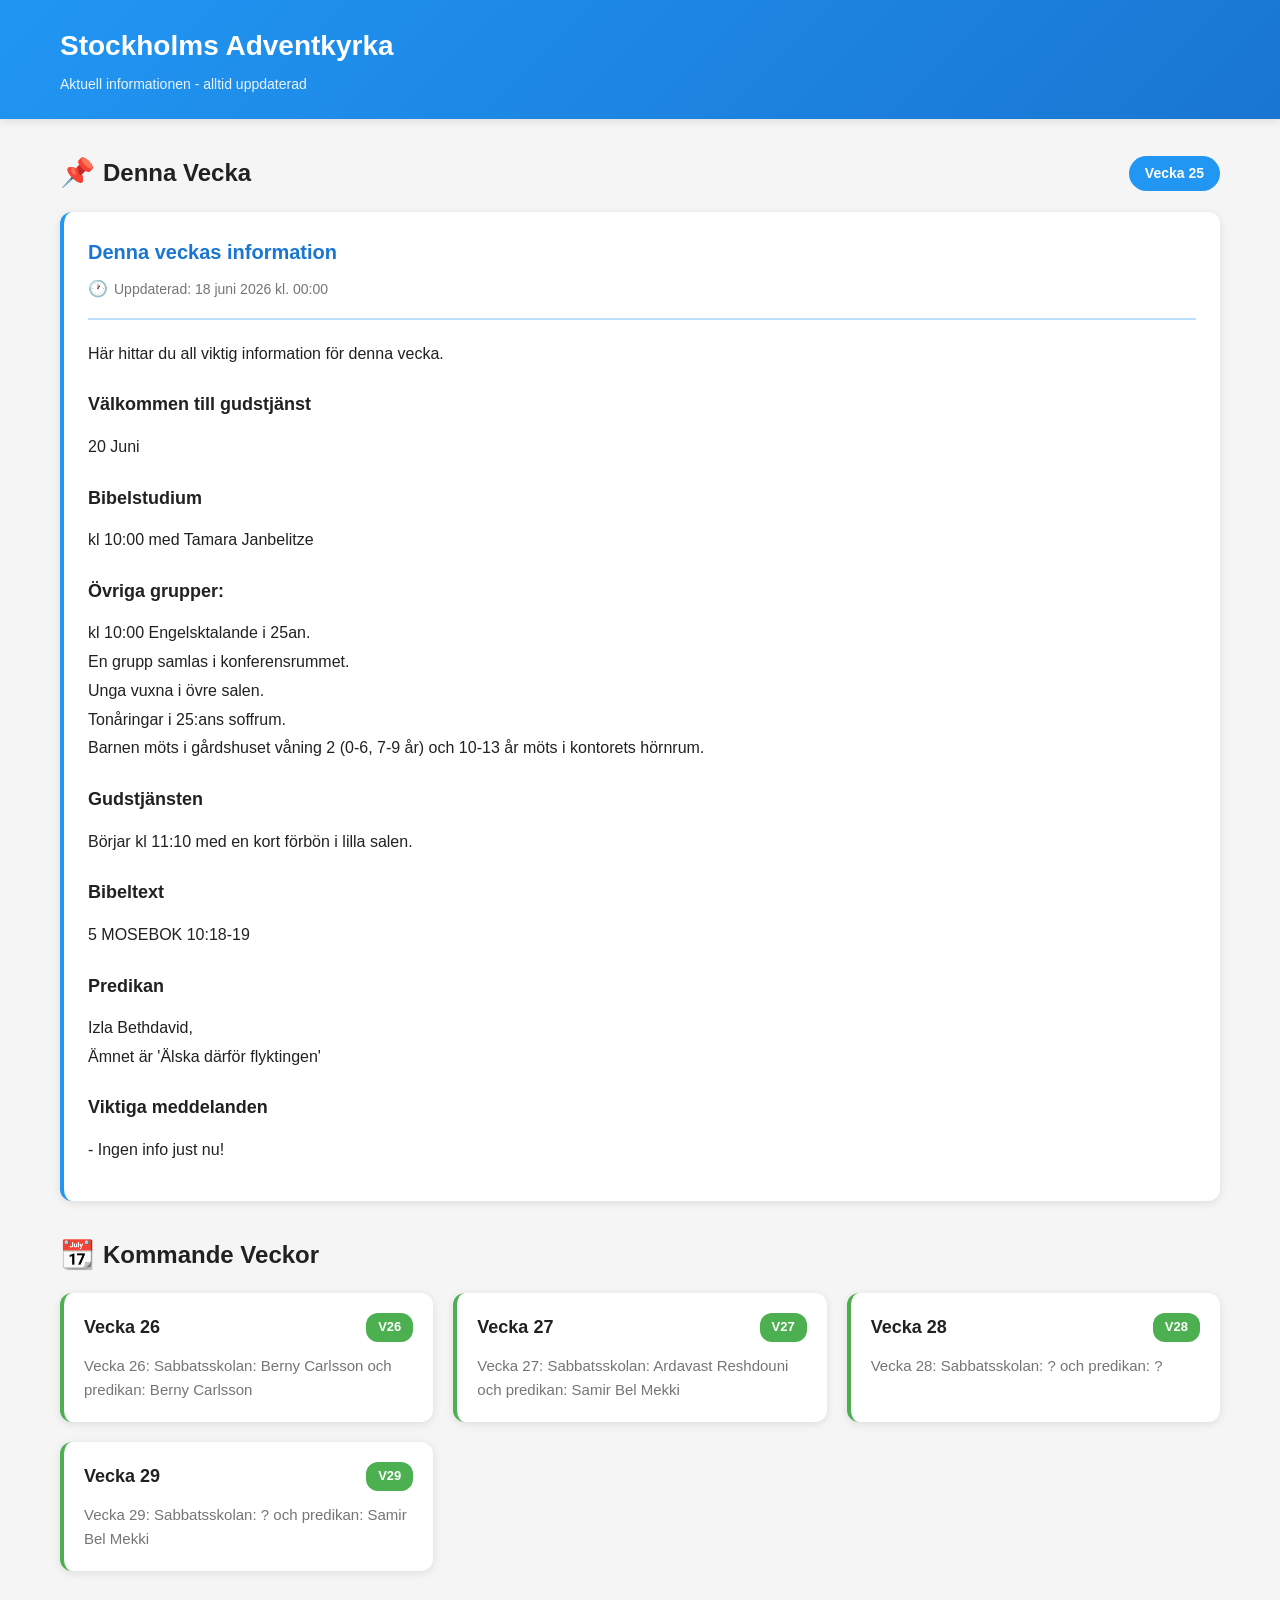
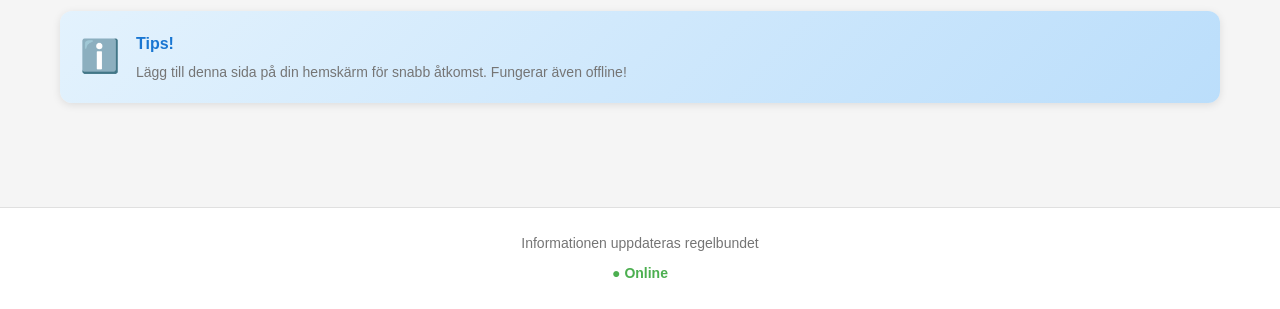
<file: index.html>
<!DOCTYPE html>
<html lang="sv">
<head>
    <meta charset="UTF-8">
    <meta name="viewport" content="width=device-width, initial-scale=1.0">
    <meta http-equiv="Cache-Control" content="no-cache, no-store, must-revalidate">
    <meta http-equiv="Pragma" content="no-cache">
    <meta http-equiv="Expires" content="0">
    <meta name="description" content="Veckovis information - Hämta senaste informationen">
    <meta name="theme-color" content="#2196F3">
    <meta name="apple-mobile-web-app-capable" content="yes">
    <meta name="apple-mobile-web-app-status-bar-style" content="black-translucent">
    <meta name="apple-mobile-web-app-title" content="Veckoinfo">
    
    <title>Stockholms Adventkyrka</title>
    
    <!-- PWA Manifest -->
    <link rel="manifest" href="manifest.json">
    
    <!-- Icons -->
    <link rel="icon" type="image/png" sizes="192x192" href="icon-192.png">
    <link rel="apple-touch-icon" href="icon-192.png">
    
    <!-- Stylesheet -->
    <link rel="stylesheet" href="styles.css">
</head>
<body>
    <!-- Header -->
    <header class="header">
        <div class="container">
            <h1 class="header-title">Stockholms Adventkyrka</h1>
            <div class="header-subtitle">Aktuell informationen - alltid uppdaterad</div>
        </div>
    </header>

    <!-- Main Content -->
    <main class="main-content">
        <div class="container">
            
            <!-- Loading State -->
            <div id="loading" class="loading">
                <div class="spinner"></div>
                <p>Laddar information...</p>
            </div>

            <!-- Error State -->
            <div id="error" class="error-message" style="display: none;">
                <div class="error-icon">⚠️</div>
                <h3>Kunde inte ladda information</h3>
                <p id="error-text"></p>
                <button onclick="location.reload()" class="btn-retry">Försök igen</button>
            </div>

            <!-- Current Week Section -->
            <section id="current-week-section" class="section" style="display: none;">
                <div class="section-header">
                    <h2 class="section-title">
                        <span class="icon">📌</span>
                        Denna Vecka
                    </h2>
                    <div class="week-badge" id="current-week-badge"></div>
                </div>
                
                <div class="card current-week-card">
                    <div class="card-header">
                        <h3 id="current-week-title"></h3>
                        <div class="last-updated">
                            <span class="icon">🕐</span>
                            <span id="current-week-updated"></span>
                        </div>
                    </div>
                    
                    <div class="card-content">
                        <div id="current-week-content"></div>
                    </div>
                </div>
            </section>

            <!-- Upcoming Weeks Section -->
            <section id="upcoming-weeks-section" class="section" style="display: none;">
                <div class="section-header">
                    <h2 class="section-title">
                        <span class="icon">📆</span>
                        Kommande Veckor
                    </h2>
                </div>
                
                <div id="upcoming-weeks-content" class="upcoming-weeks-grid"></div>
            </section>

            <!-- Analytics Info (for users) -->
            <section id="info-section" class="section info-section" style="display: none;">
                <div class="info-card">
                    <div class="info-icon">ℹ️</div>
                    <div class="info-content">
                        <h4>Tips!</h4>
                        <p>Lägg till denna sida på din hemskärm för snabb åtkomst. Fungerar även offline!</p>
                    </div>
                </div>
            </section>

        </div>
    </main>

    <!-- Footer -->
    <footer class="footer">
        <div class="container">
            <div class="footer-content">
                <p>Informationen uppdateras regelbundet</p>
                <p class="footer-meta">
                    <span id="connection-status" class="status-online">● Online</span>
                </p>
            </div>
        </div>
    </footer>

    <!-- Install PWA Prompt -->
    <div id="install-prompt" class="install-prompt" style="display: none;">
        <div class="install-prompt-content">
            <div class="install-prompt-icon">📱</div>
            <div class="install-prompt-text">
                <h4>Installera appen</h4>
                <p>Lägg till på hemskärmen för enkel åtkomst</p>
            </div>
            <button id="install-button" class="btn-install">Installera</button>
            <button id="dismiss-install" class="btn-dismiss">×</button>
        </div>
    </div>

    <!-- Scripts -->
    <script src="app.js"></script>
</body>
</html>
</file>
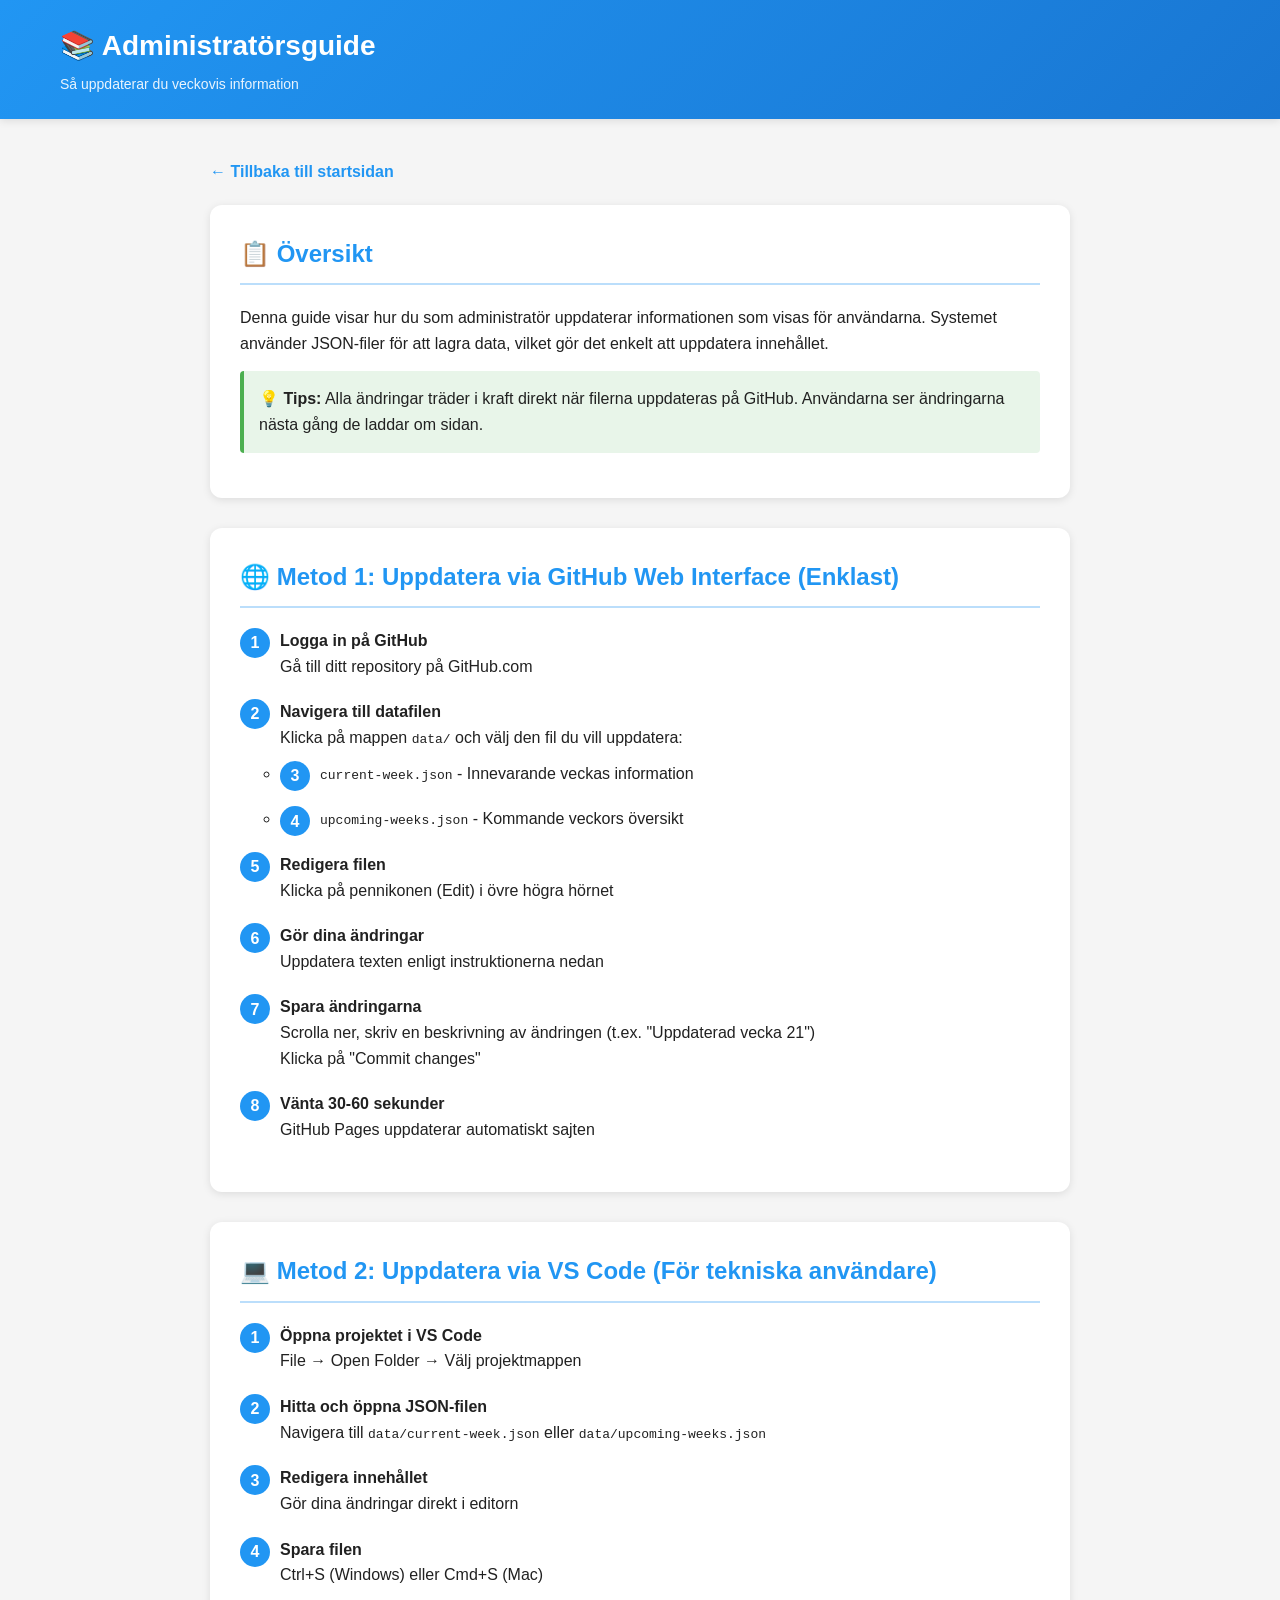
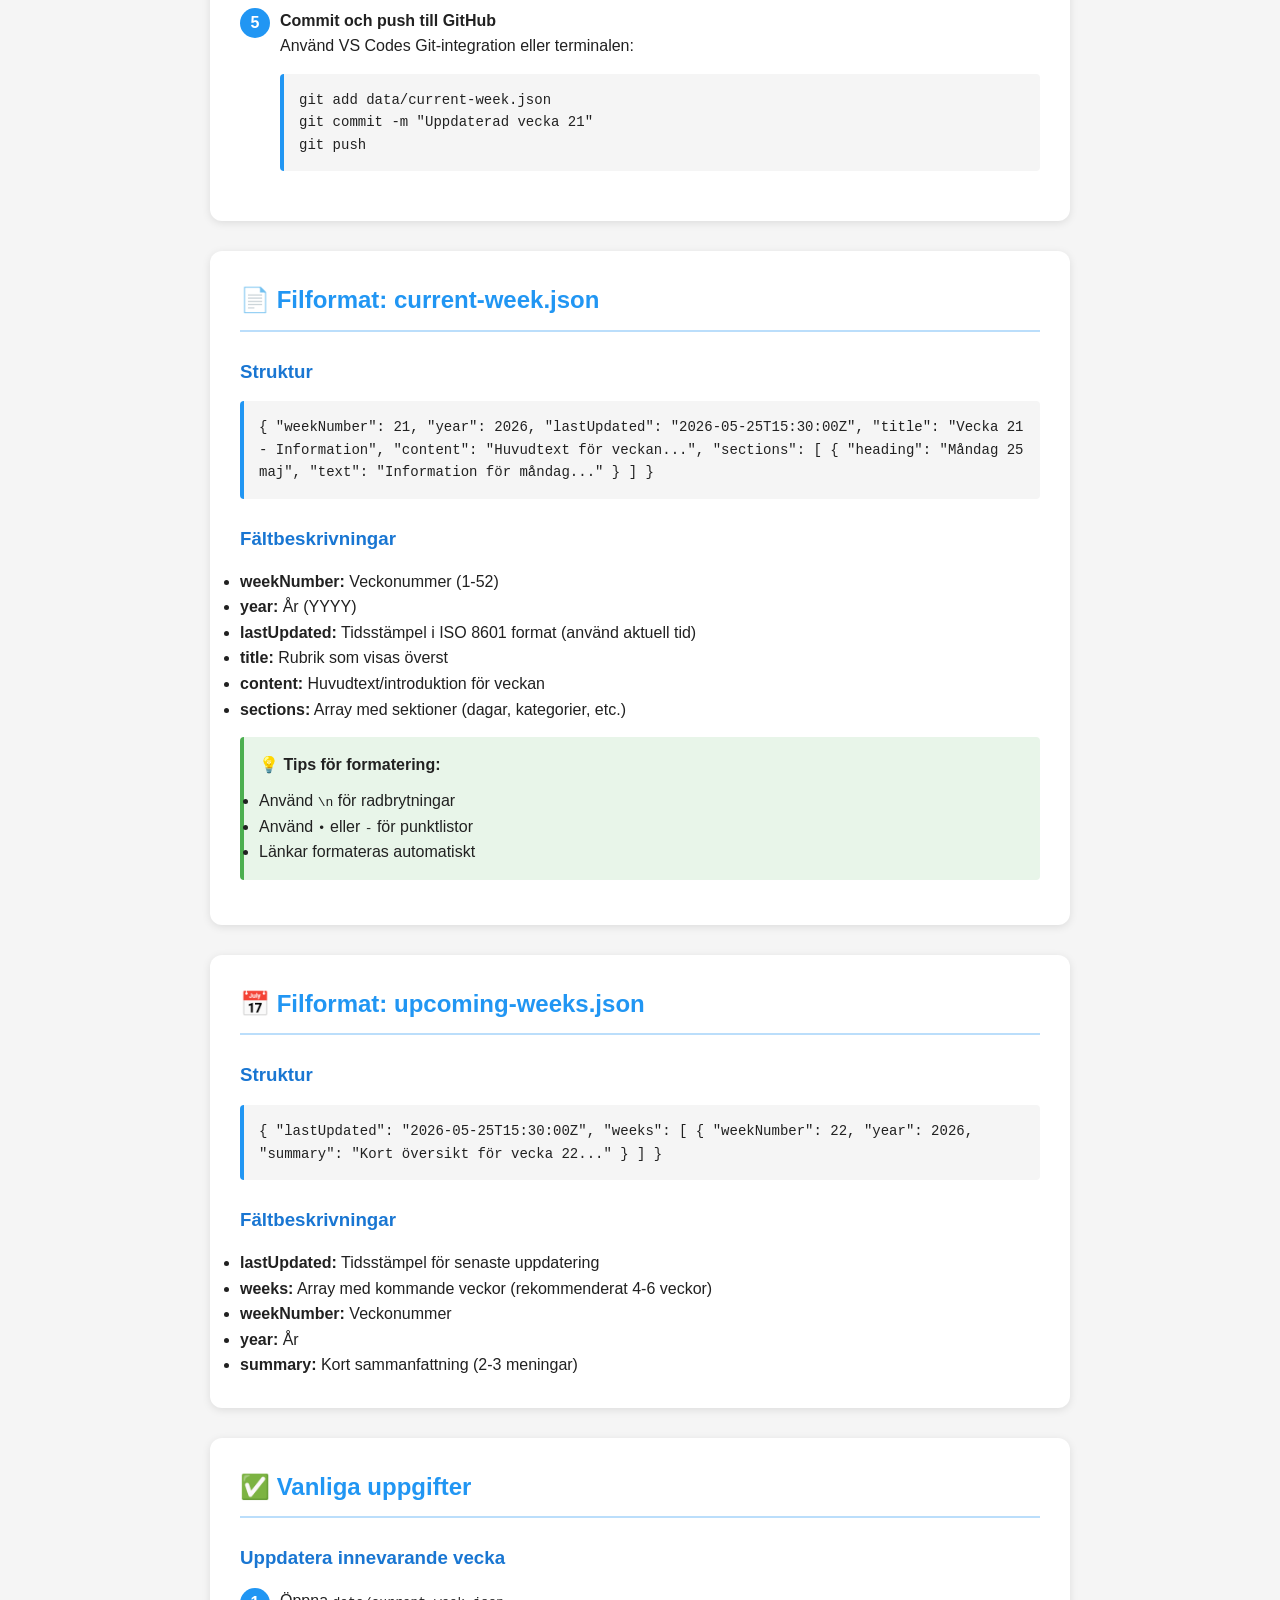
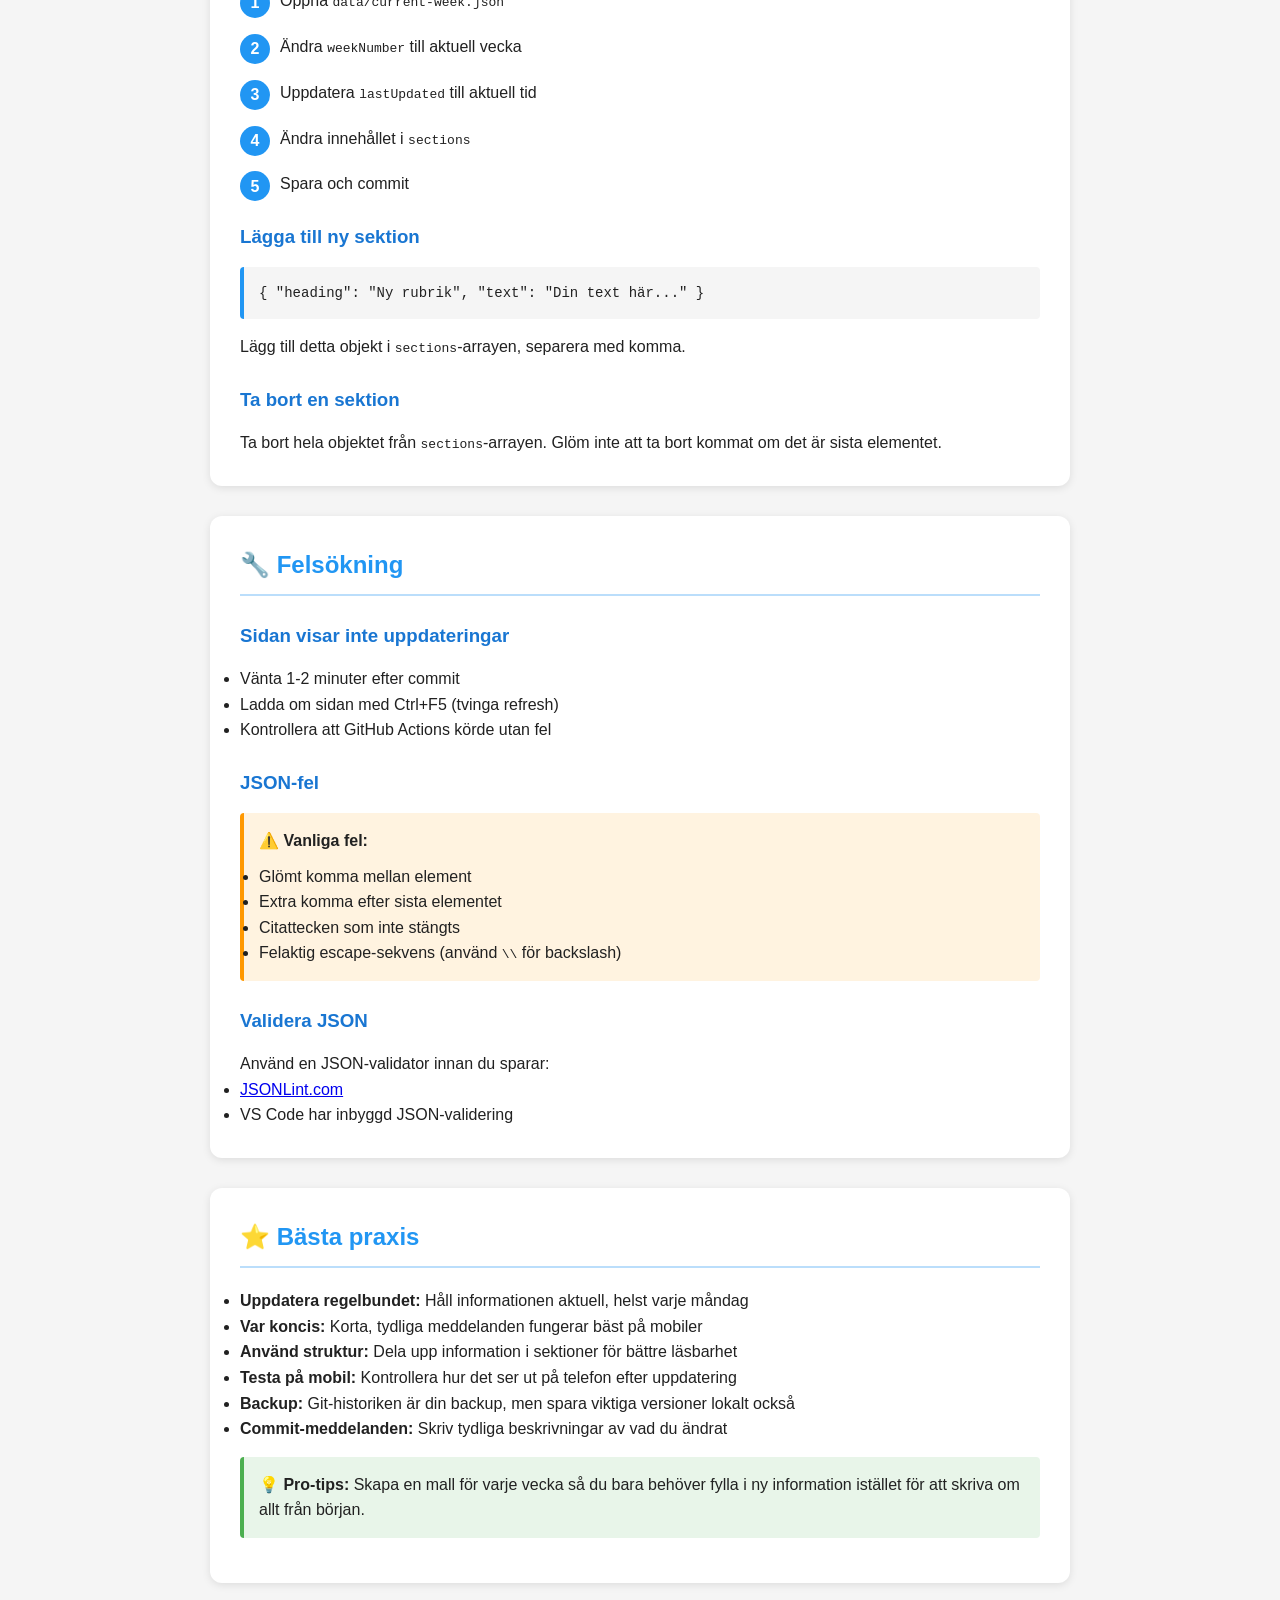
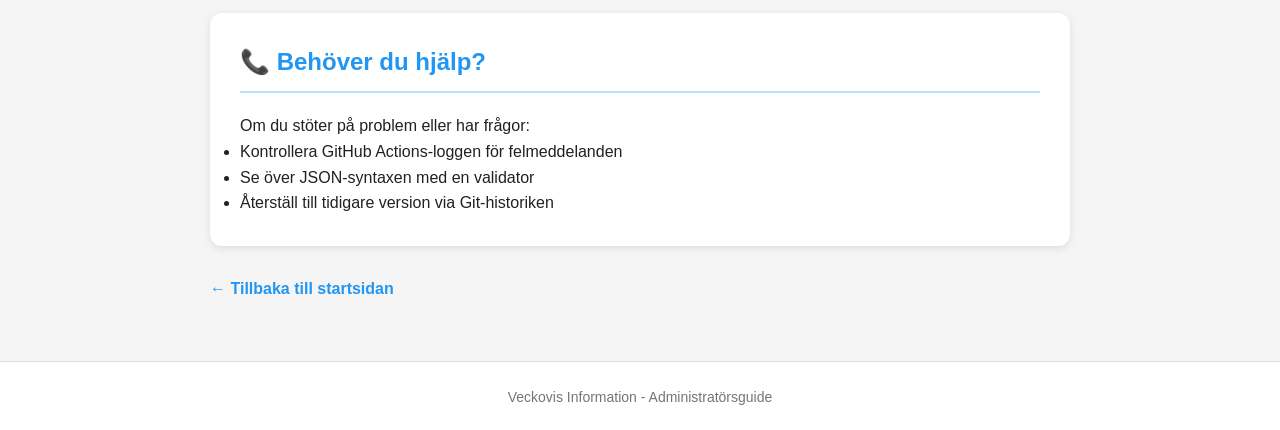
<file: admin-guide.html>
<!DOCTYPE html>
<html lang="sv">
<head>
    <meta charset="UTF-8">
    <meta name="viewport" content="width=device-width, initial-scale=1.0">
    <title>Administratörsguide - Veckovis Information</title>
    <link rel="stylesheet" href="styles.css">
    <style>
        .guide-container {
            max-width: 900px;
            margin: 40px auto;
            padding: 0 20px;
        }
        .guide-section {
            background: white;
            border-radius: 12px;
            padding: 30px;
            margin-bottom: 30px;
            box-shadow: 0 2px 8px rgba(0, 0, 0, 0.1);
        }
        .guide-section h2 {
            color: #2196F3;
            margin-bottom: 20px;
            border-bottom: 2px solid #BBDEFB;
            padding-bottom: 10px;
        }
        .guide-section h3 {
            color: #1976D2;
            margin-top: 25px;
            margin-bottom: 15px;
        }
        .code-block {
            background: #f5f5f5;
            border-left: 4px solid #2196F3;
            padding: 15px;
            margin: 15px 0;
            border-radius: 4px;
            overflow-x: auto;
            font-family: 'Courier New', monospace;
            font-size: 14px;
        }
        .step-list {
            counter-reset: step-counter;
            list-style: none;
            padding-left: 0;
        }
        .step-list li {
            counter-increment: step-counter;
            margin-bottom: 20px;
            padding-left: 40px;
            position: relative;
        }
        .step-list li::before {
            content: counter(step-counter);
            position: absolute;
            left: 0;
            top: 0;
            background: #2196F3;
            color: white;
            width: 30px;
            height: 30px;
            border-radius: 50%;
            display: flex;
            align-items: center;
            justify-content: center;
            font-weight: bold;
        }
        .warning-box {
            background: #FFF3E0;
            border-left: 4px solid #FF9800;
            padding: 15px;
            margin: 15px 0;
            border-radius: 4px;
        }
        .tip-box {
            background: #E8F5E9;
            border-left: 4px solid #4CAF50;
            padding: 15px;
            margin: 15px 0;
            border-radius: 4px;
        }
        .back-link {
            display: inline-block;
            margin-bottom: 20px;
            color: #2196F3;
            text-decoration: none;
            font-weight: 600;
        }
        .back-link:hover {
            text-decoration: underline;
        }
    </style>
</head>
<body>
    <header class="header">
        <div class="container">
            <h1 class="header-title">📚 Administratörsguide</h1>
            <div class="header-subtitle">Så uppdaterar du veckovis information</div>
        </div>
    </header>

    <div class="guide-container">
        <a href="index.html" class="back-link">← Tillbaka till startsidan</a>

        <!-- Översikt -->
        <div class="guide-section">
            <h2>📋 Översikt</h2>
            <p>Denna guide visar hur du som administratör uppdaterar informationen som visas för användarna. Systemet använder JSON-filer för att lagra data, vilket gör det enkelt att uppdatera innehållet.</p>
            
            <div class="tip-box">
                <strong>💡 Tips:</strong> Alla ändringar träder i kraft direkt när filerna uppdateras på GitHub. Användarna ser ändringarna nästa gång de laddar om sidan.
            </div>
        </div>

        <!-- Metod 1: GitHub Web Interface -->
        <div class="guide-section">
            <h2>🌐 Metod 1: Uppdatera via GitHub Web Interface (Enklast)</h2>
            
            <ol class="step-list">
                <li>
                    <strong>Logga in på GitHub</strong><br>
                    Gå till ditt repository på GitHub.com
                </li>
                <li>
                    <strong>Navigera till datafilen</strong><br>
                    Klicka på mappen <code>data/</code> och välj den fil du vill uppdatera:
                    <ul style="margin-top: 10px;">
                        <li><code>current-week.json</code> - Innevarande veckas information</li>
                        <li><code>upcoming-weeks.json</code> - Kommande veckors översikt</li>
                    </ul>
                </li>
                <li>
                    <strong>Redigera filen</strong><br>
                    Klicka på pennikonen (Edit) i övre högra hörnet
                </li>
                <li>
                    <strong>Gör dina ändringar</strong><br>
                    Uppdatera texten enligt instruktionerna nedan
                </li>
                <li>
                    <strong>Spara ändringarna</strong><br>
                    Scrolla ner, skriv en beskrivning av ändringen (t.ex. "Uppdaterad vecka 21")<br>
                    Klicka på "Commit changes"
                </li>
                <li>
                    <strong>Vänta 30-60 sekunder</strong><br>
                    GitHub Pages uppdaterar automatiskt sajten
                </li>
            </ol>
        </div>

        <!-- Metod 2: VS Code -->
        <div class="guide-section">
            <h2>💻 Metod 2: Uppdatera via VS Code (För tekniska användare)</h2>
            
            <ol class="step-list">
                <li>
                    <strong>Öppna projektet i VS Code</strong><br>
                    File → Open Folder → Välj projektmappen
                </li>
                <li>
                    <strong>Hitta och öppna JSON-filen</strong><br>
                    Navigera till <code>data/current-week.json</code> eller <code>data/upcoming-weeks.json</code>
                </li>
                <li>
                    <strong>Redigera innehållet</strong><br>
                    Gör dina ändringar direkt i editorn
                </li>
                <li>
                    <strong>Spara filen</strong><br>
                    Ctrl+S (Windows) eller Cmd+S (Mac)
                </li>
                <li>
                    <strong>Commit och push till GitHub</strong><br>
                    Använd VS Codes Git-integration eller terminalen:
                    <div class="code-block">
git add data/current-week.json<br>
git commit -m "Uppdaterad vecka 21"<br>
git push
                    </div>
                </li>
            </ol>
        </div>

        <!-- Filformat: Current Week -->
        <div class="guide-section">
            <h2>📄 Filformat: current-week.json</h2>
            
            <h3>Struktur</h3>
            <div class="code-block">
{
  "weekNumber": 21,
  "year": 2026,
  "lastUpdated": "2026-05-25T15:30:00Z",
  "title": "Vecka 21 - Information",
  "content": "Huvudtext för veckan...",
  "sections": [
    {
      "heading": "Måndag 25 maj",
      "text": "Information för måndag..."
    }
  ]
}
            </div>

            <h3>Fältbeskrivningar</h3>
            <ul>
                <li><strong>weekNumber:</strong> Veckonummer (1-52)</li>
                <li><strong>year:</strong> År (YYYY)</li>
                <li><strong>lastUpdated:</strong> Tidsstämpel i ISO 8601 format (använd aktuell tid)</li>
                <li><strong>title:</strong> Rubrik som visas överst</li>
                <li><strong>content:</strong> Huvudtext/introduktion för veckan</li>
                <li><strong>sections:</strong> Array med sektioner (dagar, kategorier, etc.)</li>
            </ul>

            <div class="tip-box">
                <strong>💡 Tips för formatering:</strong>
                <ul style="margin-top: 10px;">
                    <li>Använd <code>\n</code> för radbrytningar</li>
                    <li>Använd <code>•</code> eller <code>-</code> för punktlistor</li>
                    <li>Länkar formateras automatiskt</li>
                </ul>
            </div>
        </div>

        <!-- Filformat: Upcoming Weeks -->
        <div class="guide-section">
            <h2>📅 Filformat: upcoming-weeks.json</h2>
            
            <h3>Struktur</h3>
            <div class="code-block">
{
  "lastUpdated": "2026-05-25T15:30:00Z",
  "weeks": [
    {
      "weekNumber": 22,
      "year": 2026,
      "summary": "Kort översikt för vecka 22..."
    }
  ]
}
            </div>

            <h3>Fältbeskrivningar</h3>
            <ul>
                <li><strong>lastUpdated:</strong> Tidsstämpel för senaste uppdatering</li>
                <li><strong>weeks:</strong> Array med kommande veckor (rekommenderat 4-6 veckor)</li>
                <li><strong>weekNumber:</strong> Veckonummer</li>
                <li><strong>year:</strong> År</li>
                <li><strong>summary:</strong> Kort sammanfattning (2-3 meningar)</li>
            </ul>
        </div>

        <!-- Vanliga uppgifter -->
        <div class="guide-section">
            <h2>✅ Vanliga uppgifter</h2>
            
            <h3>Uppdatera innevarande vecka</h3>
            <ol class="step-list">
                <li>Öppna <code>data/current-week.json</code></li>
                <li>Ändra <code>weekNumber</code> till aktuell vecka</li>
                <li>Uppdatera <code>lastUpdated</code> till aktuell tid</li>
                <li>Ändra innehållet i <code>sections</code></li>
                <li>Spara och commit</li>
            </ol>

            <h3>Lägga till ny sektion</h3>
            <div class="code-block">
{
  "heading": "Ny rubrik",
  "text": "Din text här..."
}
            </div>
            <p>Lägg till detta objekt i <code>sections</code>-arrayen, separera med komma.</p>

            <h3>Ta bort en sektion</h3>
            <p>Ta bort hela objektet från <code>sections</code>-arrayen. Glöm inte att ta bort kommat om det är sista elementet.</p>
        </div>

        <!-- Felsökning -->
        <div class="guide-section">
            <h2>🔧 Felsökning</h2>
            
            <h3>Sidan visar inte uppdateringar</h3>
            <ul>
                <li>Vänta 1-2 minuter efter commit</li>
                <li>Ladda om sidan med Ctrl+F5 (tvinga refresh)</li>
                <li>Kontrollera att GitHub Actions körde utan fel</li>
            </ul>

            <h3>JSON-fel</h3>
            <div class="warning-box">
                <strong>⚠️ Vanliga fel:</strong>
                <ul style="margin-top: 10px;">
                    <li>Glömt komma mellan element</li>
                    <li>Extra komma efter sista elementet</li>
                    <li>Citattecken som inte stängts</li>
                    <li>Felaktig escape-sekvens (använd <code>\\</code> för backslash)</li>
                </ul>
            </div>

            <h3>Validera JSON</h3>
            <p>Använd en JSON-validator innan du sparar:</p>
            <ul>
                <li><a href="https://jsonlint.com/" target="_blank">JSONLint.com</a></li>
                <li>VS Code har inbyggd JSON-validering</li>
            </ul>
        </div>

        <!-- Bästa praxis -->
        <div class="guide-section">
            <h2>⭐ Bästa praxis</h2>
            
            <ul>
                <li><strong>Uppdatera regelbundet:</strong> Håll informationen aktuell, helst varje måndag</li>
                <li><strong>Var koncis:</strong> Korta, tydliga meddelanden fungerar bäst på mobiler</li>
                <li><strong>Använd struktur:</strong> Dela upp information i sektioner för bättre läsbarhet</li>
                <li><strong>Testa på mobil:</strong> Kontrollera hur det ser ut på telefon efter uppdatering</li>
                <li><strong>Backup:</strong> Git-historiken är din backup, men spara viktiga versioner lokalt också</li>
                <li><strong>Commit-meddelanden:</strong> Skriv tydliga beskrivningar av vad du ändrat</li>
            </ul>

            <div class="tip-box">
                <strong>💡 Pro-tips:</strong> Skapa en mall för varje vecka så du bara behöver fylla i ny information istället för att skriva om allt från början.
            </div>
        </div>

        <!-- Kontakt -->
        <div class="guide-section">
            <h2>📞 Behöver du hjälp?</h2>
            <p>Om du stöter på problem eller har frågor:</p>
            <ul>
                <li>Kontrollera GitHub Actions-loggen för felmeddelanden</li>
                <li>Se över JSON-syntaxen med en validator</li>
                <li>Återställ till tidigare version via Git-historiken</li>
            </ul>
        </div>

        <a href="index.html" class="back-link">← Tillbaka till startsidan</a>
    </div>

    <footer class="footer">
        <div class="container">
            <div class="footer-content">
                <p>Veckovis Information - Administratörsguide</p>
            </div>
        </div>
    </footer>
</body>
</html>
</file>
<file: styles.css>
/* ===================================
   CSS Variables & Reset
   =================================== */
:root {
    --primary-color: #2196F3;
    --primary-dark: #1976D2;
    --primary-light: #BBDEFB;
    --secondary-color: #4CAF50;
    --accent-color: #FF9800;
    --error-color: #F44336;
    --text-primary: #212121;
    --text-secondary: #757575;
    --background: #F5F5F5;
    --card-background: #FFFFFF;
    --border-color: #E0E0E0;
    --shadow: 0 2px 8px rgba(0, 0, 0, 0.1);
    --shadow-hover: 0 4px 16px rgba(0, 0, 0, 0.15);
    --border-radius: 12px;
    --transition: all 0.3s ease;
}

* {
    margin: 0;
    padding: 0;
    box-sizing: border-box;
}

body {
    font-family: -apple-system, BlinkMacSystemFont, 'Segoe UI', Roboto, 'Helvetica Neue', Arial, sans-serif;
    background-color: var(--background);
    color: var(--text-primary);
    line-height: 1.6;
    -webkit-font-smoothing: antialiased;
    -moz-osx-font-smoothing: grayscale;
}

/* ===================================
   Container & Layout
   =================================== */
.container {
    max-width: 1200px;
    margin: 0 auto;
    padding: 0 20px;
}

/* ===================================
   Header
   =================================== */
.header {
    background: linear-gradient(135deg, var(--primary-color) 0%, var(--primary-dark) 100%);
    color: white;
    padding: 24px 0;
    box-shadow: var(--shadow);
    position: sticky;
    top: 0;
    z-index: 100;
}

.header-title {
    font-size: 28px;
    font-weight: 700;
    margin-bottom: 4px;
}

.header-subtitle {
    font-size: 14px;
    opacity: 0.9;
}

/* ===================================
   Main Content
   =================================== */
.main-content {
    padding: 32px 0;
    min-height: calc(100vh - 200px);
}

/* ===================================
   Sections
   =================================== */
.section {
    margin-bottom: 32px;
    animation: fadeIn 0.5s ease;
}

.section-header {
    display: flex;
    justify-content: space-between;
    align-items: center;
    margin-bottom: 16px;
}

.section-title {
    font-size: 24px;
    font-weight: 600;
    color: var(--text-primary);
    display: flex;
    align-items: center;
    gap: 8px;
}

.section-title .icon {
    font-size: 28px;
}

/* ===================================
   Cards
   =================================== */
.card {
    background: var(--card-background);
    border-radius: var(--border-radius);
    box-shadow: var(--shadow);
    padding: 24px;
    transition: var(--transition);
}

.card:hover {
    box-shadow: var(--shadow-hover);
    transform: translateY(-2px);
}

.card-header {
    margin-bottom: 20px;
    padding-bottom: 16px;
    border-bottom: 2px solid var(--primary-light);
}

.card-header h3 {
    font-size: 20px;
    color: var(--primary-dark);
    margin-bottom: 8px;
}

.card-content {
    font-size: 16px;
    line-height: 1.8;
}

.card-content p {
    margin-bottom: 12px;
}

.card-content h4 {
    font-size: 18px;
    color: var(--text-primary);
    margin: 20px 0 12px 0;
    font-weight: 600;
}

.card-content ul {
    margin-left: 20px;
    margin-bottom: 12px;
}

.card-content li {
    margin-bottom: 8px;
}

/* ===================================
   Current Week Card
   =================================== */
.current-week-card {
    border-left: 4px solid var(--primary-color);
}

.week-badge {
    background: var(--primary-color);
    color: white;
    padding: 6px 16px;
    border-radius: 20px;
    font-size: 14px;
    font-weight: 600;
}

.last-updated {
    display: flex;
    align-items: center;
    gap: 6px;
    font-size: 14px;
    color: var(--text-secondary);
}

.last-updated .icon {
    font-size: 16px;
}

/* ===================================
   Upcoming Weeks Grid
   =================================== */
.upcoming-weeks-grid {
    display: grid;
    grid-template-columns: repeat(auto-fill, minmax(300px, 1fr));
    gap: 20px;
}

.upcoming-week-card {
    background: var(--card-background);
    border-radius: var(--border-radius);
    padding: 20px;
    box-shadow: var(--shadow);
    transition: var(--transition);
    border-left: 4px solid var(--secondary-color);
}

.upcoming-week-card:hover {
    box-shadow: var(--shadow-hover);
    transform: translateY(-2px);
}

.upcoming-week-header {
    display: flex;
    justify-content: space-between;
    align-items: center;
    margin-bottom: 12px;
}

.upcoming-week-title {
    font-size: 18px;
    font-weight: 600;
    color: var(--text-primary);
}

.upcoming-week-number {
    background: var(--secondary-color);
    color: white;
    padding: 4px 12px;
    border-radius: 12px;
    font-size: 13px;
    font-weight: 600;
}

.upcoming-week-summary {
    font-size: 15px;
    color: var(--text-secondary);
    line-height: 1.6;
}

/* ===================================
   Loading State
   =================================== */
.loading {
    text-align: center;
    padding: 60px 20px;
}

.spinner {
    width: 50px;
    height: 50px;
    margin: 0 auto 20px;
    border: 4px solid var(--primary-light);
    border-top: 4px solid var(--primary-color);
    border-radius: 50%;
    animation: spin 1s linear infinite;
}

@keyframes spin {
    0% { transform: rotate(0deg); }
    100% { transform: rotate(360deg); }
}

/* ===================================
   Error State
   =================================== */
.error-message {
    text-align: center;
    padding: 60px 20px;
    background: var(--card-background);
    border-radius: var(--border-radius);
    box-shadow: var(--shadow);
}

.error-icon {
    font-size: 64px;
    margin-bottom: 16px;
}

.error-message h3 {
    color: var(--error-color);
    margin-bottom: 12px;
}

.error-message p {
    color: var(--text-secondary);
    margin-bottom: 24px;
}

.btn-retry {
    background: var(--primary-color);
    color: white;
    border: none;
    padding: 12px 32px;
    border-radius: 24px;
    font-size: 16px;
    font-weight: 600;
    cursor: pointer;
    transition: var(--transition);
}

.btn-retry:hover {
    background: var(--primary-dark);
    transform: scale(1.05);
}

/* ===================================
   Info Section
   =================================== */
.info-section {
    margin-top: 40px;
}

.info-card {
    background: linear-gradient(135deg, #E3F2FD 0%, #BBDEFB 100%);
    border-radius: var(--border-radius);
    padding: 20px;
    display: flex;
    align-items: center;
    gap: 16px;
    box-shadow: var(--shadow);
}

.info-icon {
    font-size: 32px;
    flex-shrink: 0;
}

.info-content h4 {
    font-size: 16px;
    margin-bottom: 4px;
    color: var(--primary-dark);
}

.info-content p {
    font-size: 14px;
    color: var(--text-secondary);
    margin: 0;
}

/* ===================================
   Footer
   =================================== */
.footer {
    background: var(--card-background);
    border-top: 1px solid var(--border-color);
    padding: 24px 0;
    margin-top: 40px;
}

.footer-content {
    text-align: center;
    color: var(--text-secondary);
    font-size: 14px;
}

.footer-meta {
    margin-top: 8px;
    display: flex;
    justify-content: center;
    align-items: center;
    gap: 12px;
}

.status-online {
    color: var(--secondary-color);
    font-weight: 600;
}

.status-offline {
    color: var(--error-color);
    font-weight: 600;
}

.separator {
    color: var(--border-color);
}

.footer-link {
    color: var(--primary-color);
    text-decoration: none;
    transition: var(--transition);
}

.footer-link:hover {
    color: var(--primary-dark);
    text-decoration: underline;
}

/* ===================================
   Install PWA Prompt
   =================================== */
.install-prompt {
    position: fixed;
    bottom: 20px;
    left: 20px;
    right: 20px;
    max-width: 500px;
    margin: 0 auto;
    background: var(--card-background);
    border-radius: var(--border-radius);
    box-shadow: 0 8px 32px rgba(0, 0, 0, 0.2);
    padding: 20px;
    z-index: 1000;
    animation: slideUp 0.3s ease;
}

@keyframes slideUp {
    from {
        transform: translateY(100px);
        opacity: 0;
    }
    to {
        transform: translateY(0);
        opacity: 1;
    }
}

.install-prompt-content {
    display: flex;
    align-items: center;
    gap: 16px;
}

.install-prompt-icon {
    font-size: 40px;
    flex-shrink: 0;
}

.install-prompt-text {
    flex: 1;
}

.install-prompt-text h4 {
    font-size: 16px;
    margin-bottom: 4px;
}

.install-prompt-text p {
    font-size: 14px;
    color: var(--text-secondary);
    margin: 0;
}

.btn-install {
    background: var(--primary-color);
    color: white;
    border: none;
    padding: 10px 24px;
    border-radius: 20px;
    font-size: 14px;
    font-weight: 600;
    cursor: pointer;
    transition: var(--transition);
    white-space: nowrap;
}

.btn-install:hover {
    background: var(--primary-dark);
}

.btn-dismiss {
    background: transparent;
    border: none;
    font-size: 24px;
    color: var(--text-secondary);
    cursor: pointer;
    padding: 0 8px;
    transition: var(--transition);
}

.btn-dismiss:hover {
    color: var(--text-primary);
}

/* ===================================
   Animations
   =================================== */
@keyframes fadeIn {
    from {
        opacity: 0;
        transform: translateY(20px);
    }
    to {
        opacity: 1;
        transform: translateY(0);
    }
}

/* ===================================
   Responsive Design
   =================================== */
@media (max-width: 768px) {
    .header-title {
        font-size: 24px;
    }

    .section-title {
        font-size: 20px;
    }

    .section-header {
        flex-direction: column;
        align-items: flex-start;
        gap: 12px;
    }

    .upcoming-weeks-grid {
        grid-template-columns: 1fr;
    }

    .card {
        padding: 20px;
    }

    .install-prompt {
        left: 10px;
        right: 10px;
        bottom: 10px;
    }

    .install-prompt-content {
        flex-wrap: wrap;
    }

    .btn-install {
        width: 100%;
        margin-top: 8px;
    }
}

@media (max-width: 480px) {
    .container {
        padding: 0 16px;
    }

    .header {
        padding: 20px 0;
    }

    .header-title {
        font-size: 20px;
    }

    .main-content {
        padding: 24px 0;
    }

    .card {
        padding: 16px;
    }

    .info-card {
        flex-direction: column;
        text-align: center;
    }
}

/* ===================================
   Print Styles
   =================================== */
@media print {
    .header,
    .footer,
    .install-prompt,
    .info-section {
        display: none;
    }

    .card {
        box-shadow: none;
        border: 1px solid var(--border-color);
        page-break-inside: avoid;
    }
}

/* ===================================
   Dark Mode Support (Optional)
   =================================== */
@media (prefers-color-scheme: dark) {
    :root {
        --text-primary: #E0E0E0;
        --text-secondary: #B0B0B0;
        --background: #121212;
        --card-background: #1E1E1E;
        --border-color: #333333;
    }

    .info-card {
        background: linear-gradient(135deg, #1E3A5F 0%, #2C5282 100%);
    }
}

/* Made with Bob */
</file>
